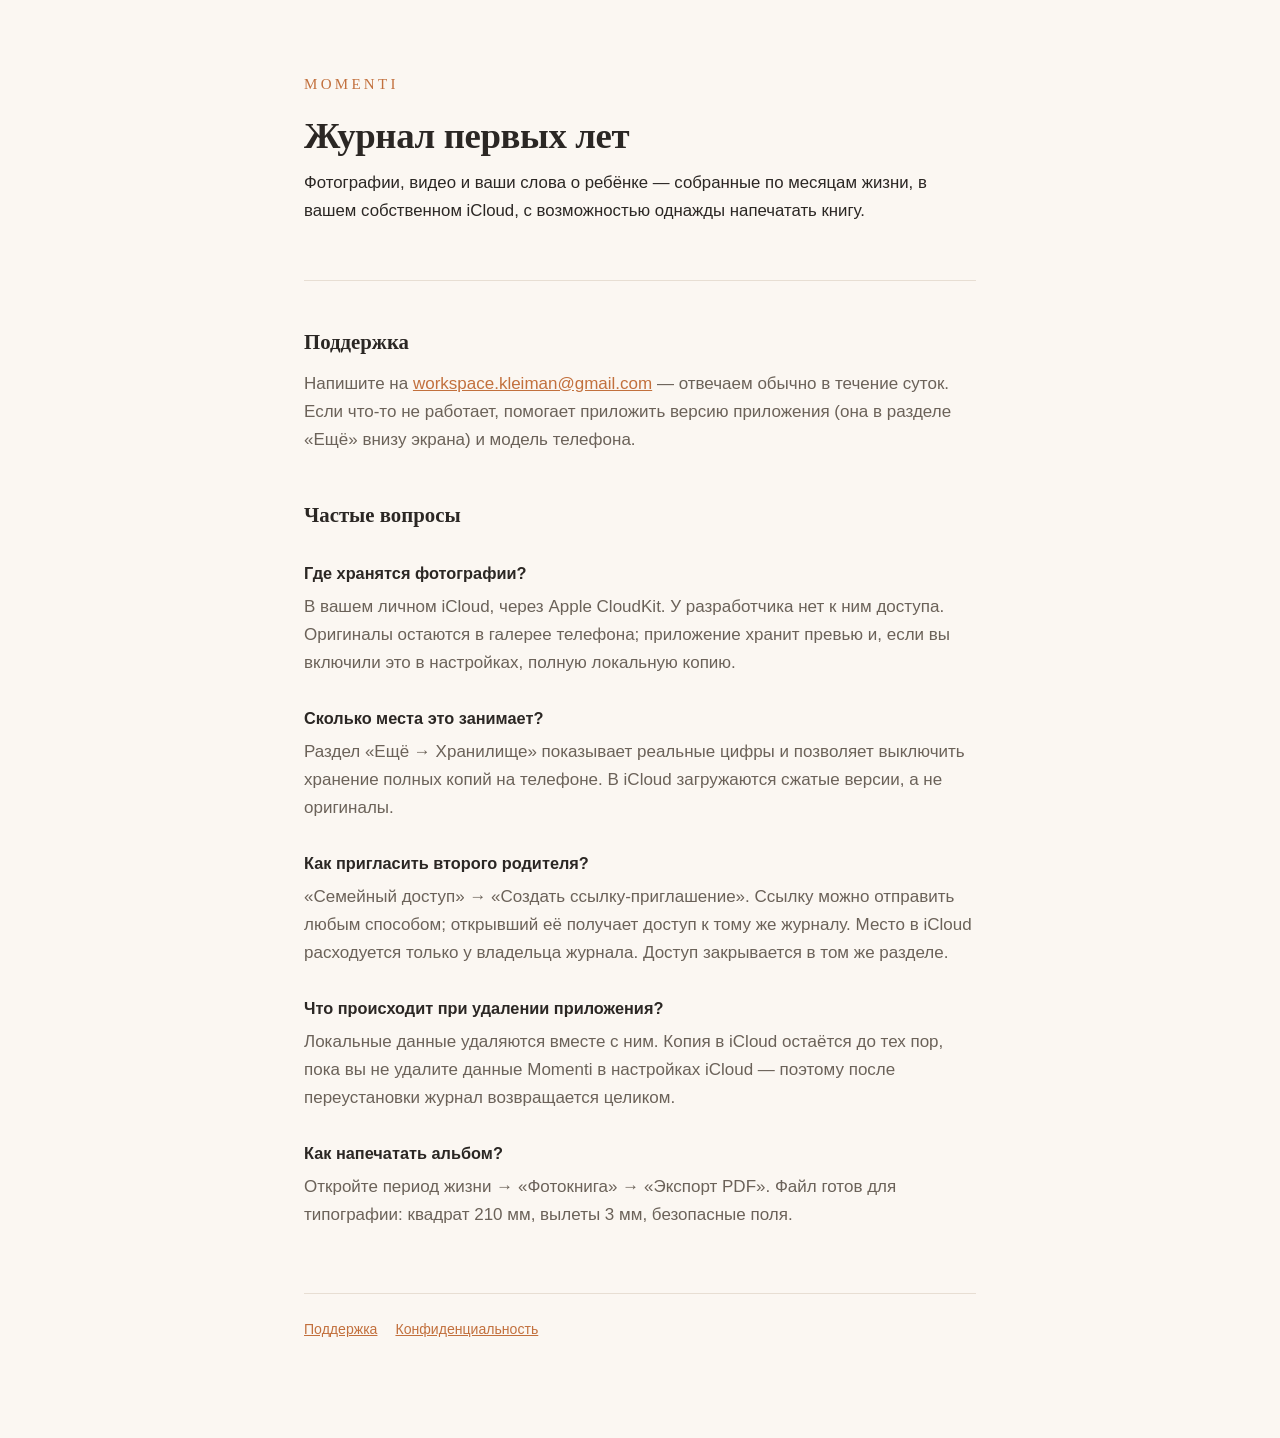
<file: index.html>
<!doctype html>
<html lang="ru">
<head>
<meta charset="utf-8">
<meta name="viewport" content="width=device-width, initial-scale=1">
<title>Momenti — поддержка</title>
<meta name="description" content="Поддержка приложения Momenti — журнала первых лет ребёнка.">
<link rel="stylesheet" href="style.css">
</head>
<body>
<main>
<header>
  <p class="mark">Momenti</p>
  <h1>Журнал первых лет</h1>
  <p class="lede">Фотографии, видео и ваши слова о ребёнке — собранные по месяцам
  жизни, в вашем собственном iCloud, с возможностью однажды напечатать книгу.</p>
</header>

<h2>Поддержка</h2>
<p>Напишите на <a href="mailto:workspace.kleiman@gmail.com">workspace.kleiman@gmail.com</a> — отвечаем обычно
в течение суток. Если что-то не работает, помогает приложить версию приложения
(она в разделе «Ещё» внизу экрана) и модель телефона.</p>

<h2>Частые вопросы</h2>

<h3>Где хранятся фотографии?</h3>
<p>В вашем личном iCloud, через Apple CloudKit. У разработчика нет к ним доступа.
Оригиналы остаются в галерее телефона; приложение хранит превью и, если вы
включили это в настройках, полную локальную копию.</p>

<h3>Сколько места это занимает?</h3>
<p>Раздел «Ещё → Хранилище» показывает реальные цифры и позволяет выключить
хранение полных копий на телефоне. В iCloud загружаются сжатые версии, а не
оригиналы.</p>

<h3>Как пригласить второго родителя?</h3>
<p>«Семейный доступ» → «Создать ссылку-приглашение». Ссылку можно отправить
любым способом; открывший её получает доступ к тому же журналу. Место в iCloud
расходуется только у владельца журнала. Доступ закрывается в том же разделе.</p>

<h3>Что происходит при удалении приложения?</h3>
<p>Локальные данные удаляются вместе с ним. Копия в iCloud остаётся до тех пор,
пока вы не удалите данные Momenti в настройках iCloud — поэтому после
переустановки журнал возвращается целиком.</p>

<h3>Как напечатать альбом?</h3>
<p>Откройте период жизни → «Фотокнига» → «Экспорт PDF». Файл готов для
типографии: квадрат 210 мм, вылеты 3 мм, безопасные поля.</p>

<footer>
  <a href="./">Поддержка</a><a href="privacy.html">Конфиденциальность</a>
</footer>
</main>
</body>
</html>
</file>
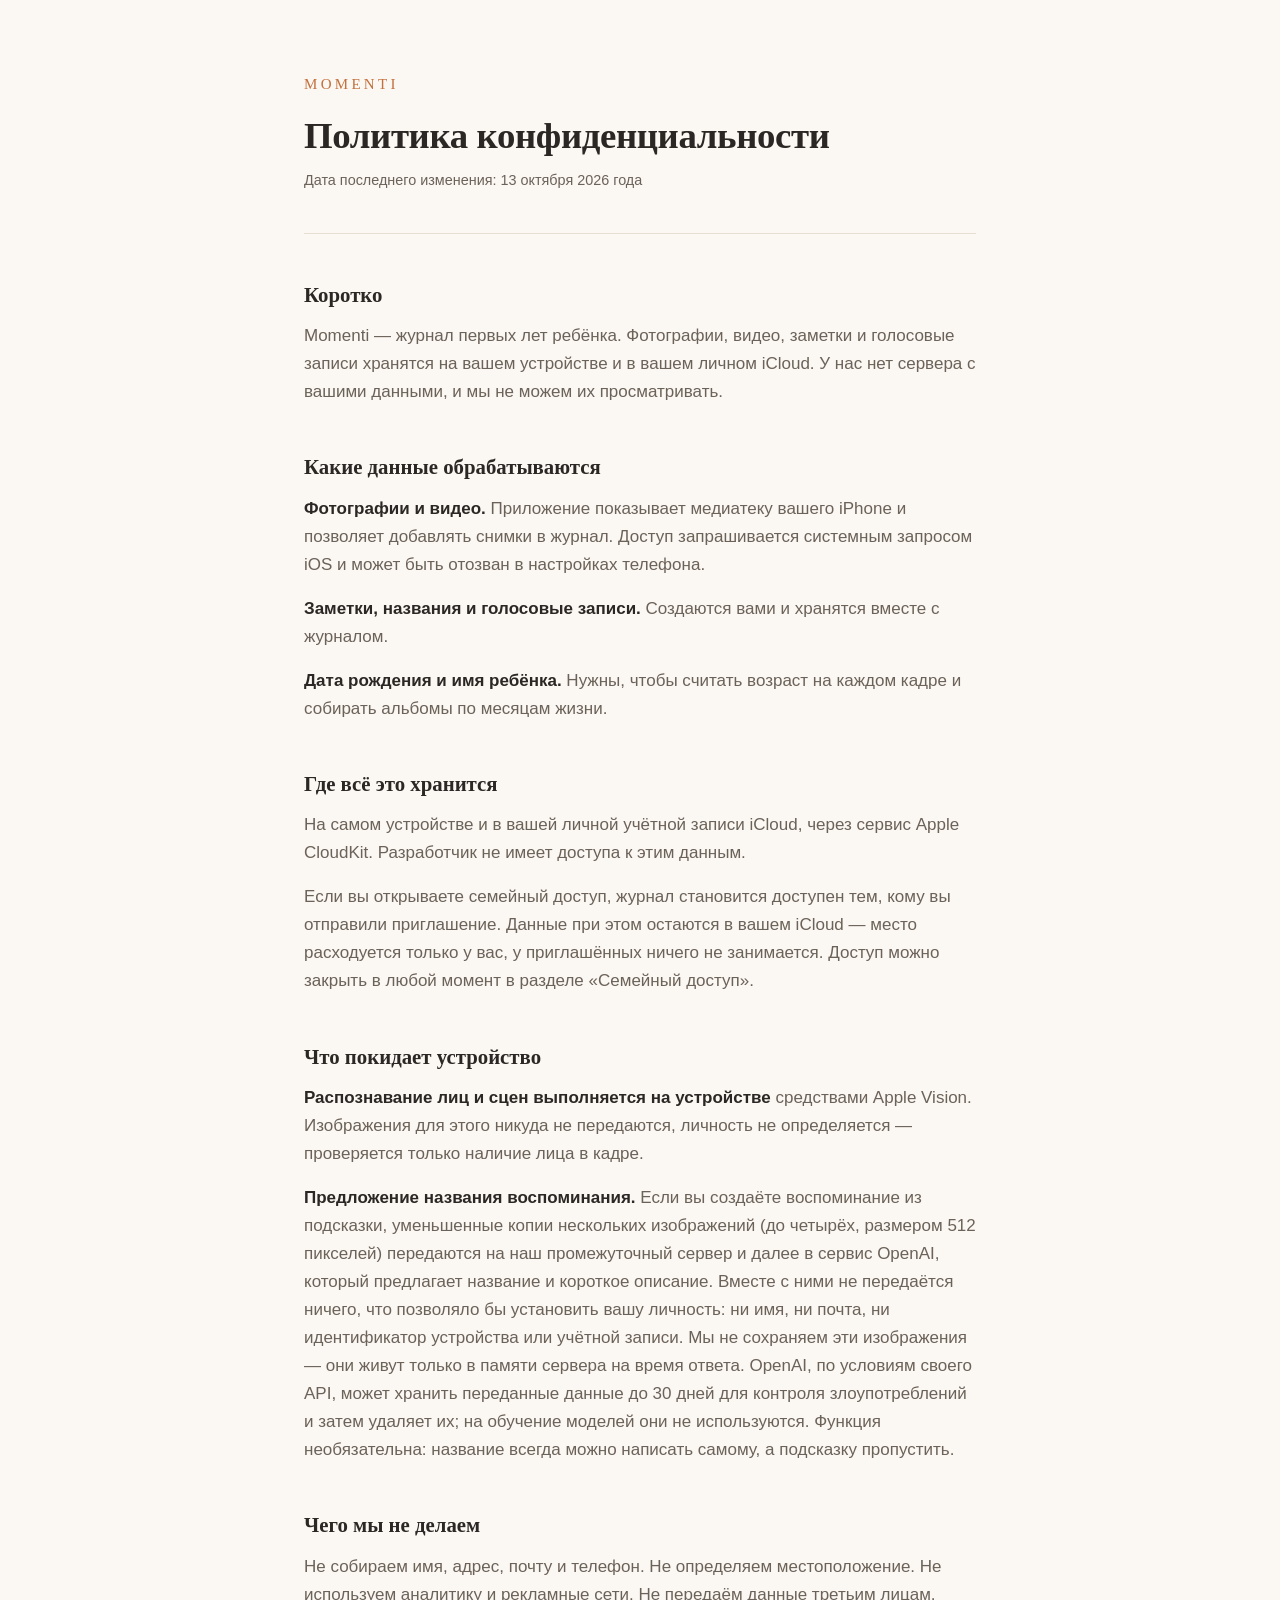
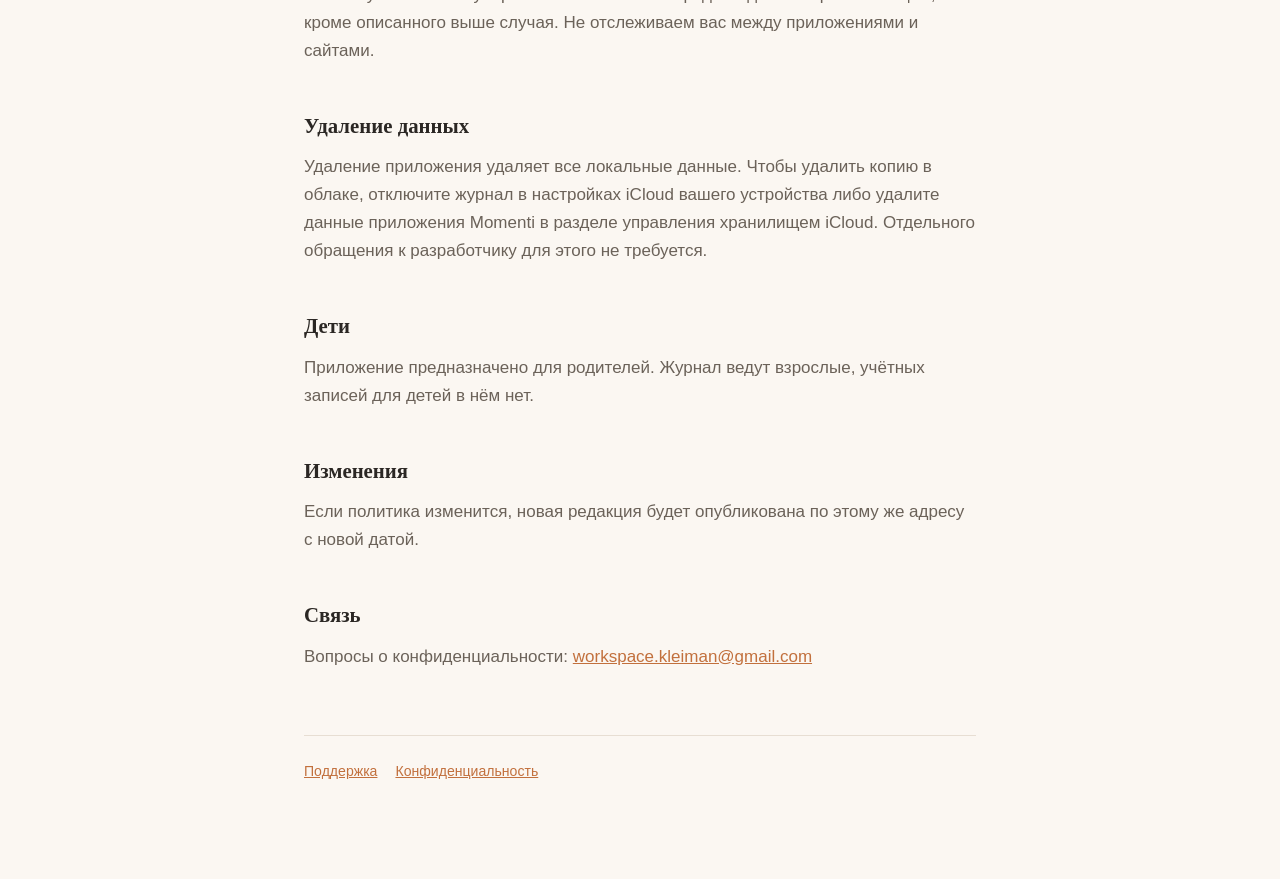
<file: privacy.html>
<!doctype html>
<html lang="ru">
<head>
<meta charset="utf-8">
<meta name="viewport" content="width=device-width, initial-scale=1">
<title>Политика конфиденциальности — Momenti</title>
<meta name="description" content="Политика конфиденциальности приложения Momenti — журнала первых лет ребёнка.">
<link rel="stylesheet" href="style.css">
</head>
<body>
<main>
<header>
  <p class="mark">Momenti</p>
  <h1>Политика конфиденциальности</h1>
  <p class="meta">Дата последнего изменения: 13 октября 2026 года</p>
</header>
<h2>Коротко</h2>
<p>Momenti — журнал первых лет ребёнка. Фотографии, видео, заметки и голосовые записи хранятся на вашем устройстве и в вашем личном iCloud. У нас нет сервера с вашими данными, и мы не можем их просматривать.</p>
<h2>Какие данные обрабатываются</h2>
<p><strong>Фотографии и видео.</strong> Приложение показывает медиатеку вашего iPhone и позволяет добавлять снимки в журнал. Доступ запрашивается системным запросом iOS и может быть отозван в настройках телефона.</p>
<p><strong>Заметки, названия и голосовые записи.</strong> Создаются вами и хранятся вместе с журналом.</p>
<p><strong>Дата рождения и имя ребёнка.</strong> Нужны, чтобы считать возраст на каждом кадре и собирать альбомы по месяцам жизни.</p>
<h2>Где всё это хранится</h2>
<p>На самом устройстве и в вашей личной учётной записи iCloud, через сервис Apple CloudKit. Разработчик не имеет доступа к этим данным.</p>
<p>Если вы открываете семейный доступ, журнал становится доступен тем, кому вы отправили приглашение. Данные при этом остаются в вашем iCloud — место расходуется только у вас, у приглашённых ничего не занимается. Доступ можно закрыть в любой момент в разделе «Семейный доступ».</p>
<h2>Что покидает устройство</h2>
<p><strong>Распознавание лиц и сцен выполняется на устройстве</strong> средствами Apple Vision. Изображения для этого никуда не передаются, личность не определяется — проверяется только наличие лица в кадре.</p>
<p><strong>Предложение названия воспоминания.</strong> Если вы создаёте воспоминание из подсказки, уменьшенные копии нескольких изображений (до четырёх, размером 512 пикселей) передаются на наш промежуточный сервер и далее в сервис OpenAI, который предлагает название и короткое описание. Вместе с ними не передаётся ничего, что позволяло бы установить вашу личность: ни имя, ни почта, ни идентификатор устройства или учётной записи. Мы не сохраняем эти изображения — они живут только в памяти сервера на время ответа. OpenAI, по условиям своего API, может хранить переданные данные до 30 дней для контроля злоупотреблений и затем удаляет их; на обучение моделей они не используются. Функция необязательна: название всегда можно написать самому, а подсказку пропустить.</p>
<h2>Чего мы не делаем</h2>
<p>Не собираем имя, адрес, почту и телефон. Не определяем местоположение. Не используем аналитику и рекламные сети. Не передаём данные третьим лицам, кроме описанного выше случая. Не отслеживаем вас между приложениями и сайтами.</p>
<h2>Удаление данных</h2>
<p>Удаление приложения удаляет все локальные данные. Чтобы удалить копию в облаке, отключите журнал в настройках iCloud вашего устройства либо удалите данные приложения Momenti в разделе управления хранилищем iCloud. Отдельного обращения к разработчику для этого не требуется.</p>
<h2>Дети</h2>
<p>Приложение предназначено для родителей. Журнал ведут взрослые, учётных записей для детей в нём нет.</p>
<h2>Изменения</h2>
<p>Если политика изменится, новая редакция будет опубликована по этому же адресу с новой датой.</p>
<h2>Связь</h2>
<p>Вопросы о конфиденциальности: <a href="mailto:workspace.kleiman@gmail.com">workspace.kleiman@gmail.com</a></p>
<footer>
  <a href="./">Поддержка</a><a href="privacy.html">Конфиденциальность</a>
</footer>
</main>
</body>
</html>
</file>
<file: style.css>
/* Momenti — support & legal pages. One stylesheet, two pages, no scripts. */
:root {
  --paper: #FBF7F2;
  --ink: #2B2724;
  --ink-soft: #6B6259;
  --accent: #C2703D;
  --rule: #E7DED3;
}
@media (prefers-color-scheme: dark) {
  :root {
    --paper: #17150F;
    --ink: #F1EAE0;
    --ink-soft: #B0A69A;
    --accent: #E39A66;
    --rule: #332E27;
  }
}
* { box-sizing: border-box; }
html { -webkit-text-size-adjust: 100%; }
body {
  margin: 0;
  padding: 0 16px 96px;
  background: var(--paper);
  color: var(--ink);
  font: 17px/1.65 -apple-system, BlinkMacSystemFont, "Segoe UI", Roboto, Helvetica, Arial, sans-serif;
}
main { max-width: 42rem; margin: 0 auto; }
header { padding: 72px 0 40px; border-bottom: 1px solid var(--rule); margin-bottom: 40px; }
.mark {
  font-family: Georgia, "Times New Roman", serif;
  font-size: 15px;
  letter-spacing: 0.22em;
  text-transform: uppercase;
  color: var(--accent);
  margin: 0 0 18px;
}
h1 {
  font-family: Georgia, "Times New Roman", serif;
  font-weight: 600;
  font-size: 2.3rem;
  line-height: 1.15;
  margin: 0 0 12px;
  letter-spacing: -0.01em;
}
h2 {
  font-family: Georgia, "Times New Roman", serif;
  font-weight: 600;
  font-size: 1.3rem;
  margin: 44px 0 10px;
}
h3 {
  font-weight: 600;
  font-size: 1.02rem;
  margin: 28px 0 6px;
  color: var(--ink);
}
p, li { color: var(--ink-soft); }
p { margin: 0 0 16px; }
ul { padding-left: 1.1em; margin: 0 0 16px; }
li { margin-bottom: 8px; }
strong { color: var(--ink); font-weight: 600; }
a { color: var(--accent); }
.lede { font-size: 1.05rem; color: var(--ink); }
.meta { font-size: 0.9rem; color: var(--ink-soft); margin: 0; }
footer {
  margin-top: 64px; padding-top: 24px; border-top: 1px solid var(--rule);
  font-size: 0.88rem; color: var(--ink-soft);
}
footer a { margin-right: 18px; }
@media (max-width: 480px) {
  header { padding-top: 48px; }
  h1 { font-size: 1.85rem; }
}
</file>
